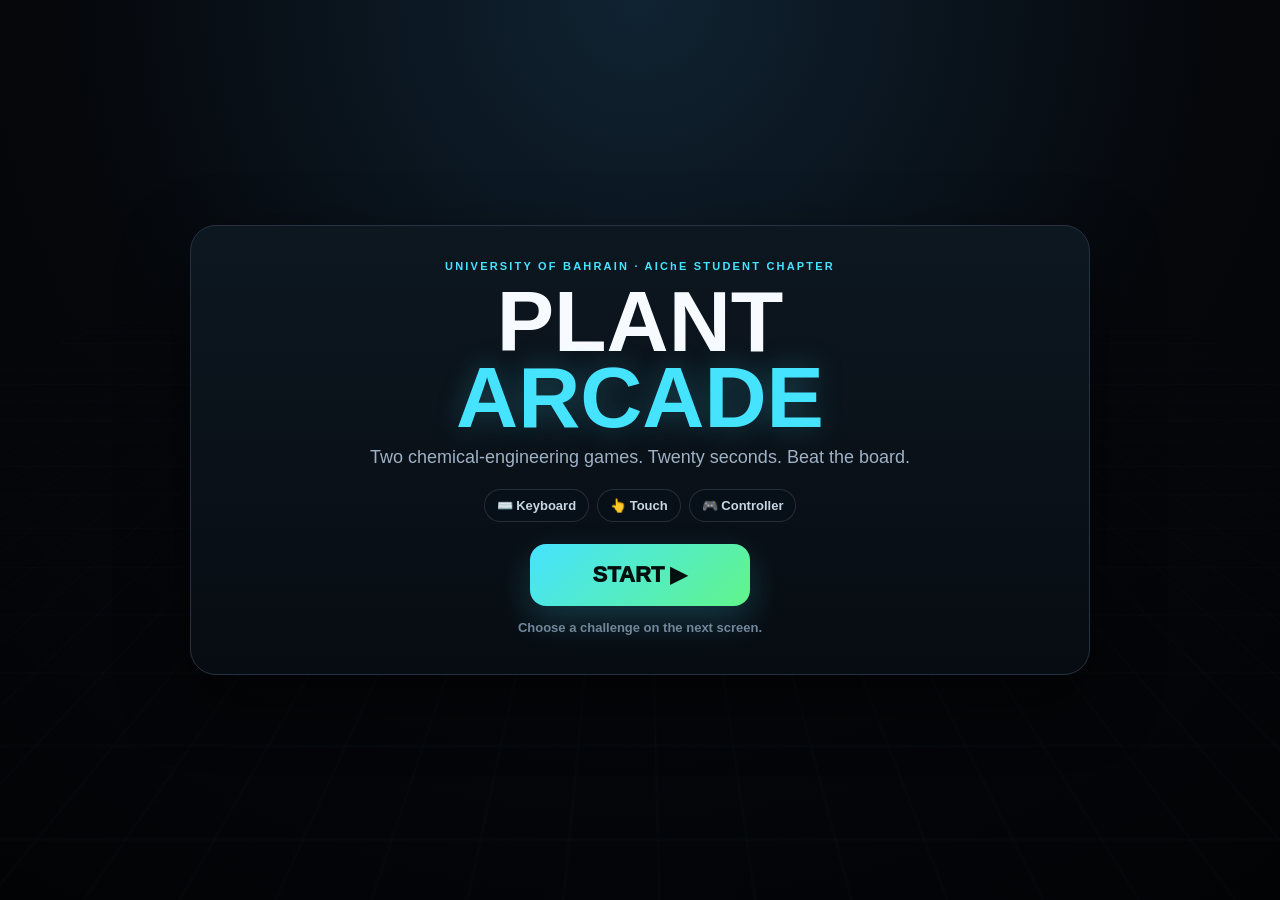
<file: index.html>
<!DOCTYPE html>
<html lang="en">
<head>
  <meta charset="UTF-8">
  <meta name="viewport" content="width=device-width, initial-scale=1, viewport-fit=cover">
  <meta name="theme-color" content="#05070b">
  <title>AIChE Plant Arcade</title>
  <link rel="stylesheet" href="css/styles.css">
</head>
<body class="start-page">
  <main class="start-shell">
    <div class="start-grid" aria-hidden="true"></div>
    <section class="hero start-hero">
      <div class="small">UNIVERSITY OF BAHRAIN · AIChE STUDENT CHAPTER</div>
      <h1>PLANT<br><span>ARCADE</span></h1>
      <p id="startTagline">Two chemical-engineering games. Twenty seconds. Beat the board.</p>
      <div class="control-badges" aria-label="Supported controls">
        <span>⌨️ Keyboard</span><span>👆 Touch</span><span>🎮 Controller</span>
      </div>
      <button id="startBtn" class="bigbtn start-button" type="button">START ▶</button>
      <div class="start-hint" id="startHint">Choose a challenge on the next screen.</div>
    </section>
  </main>
  <script src="js/start.js" defer></script>
</body>
</html>
</file>
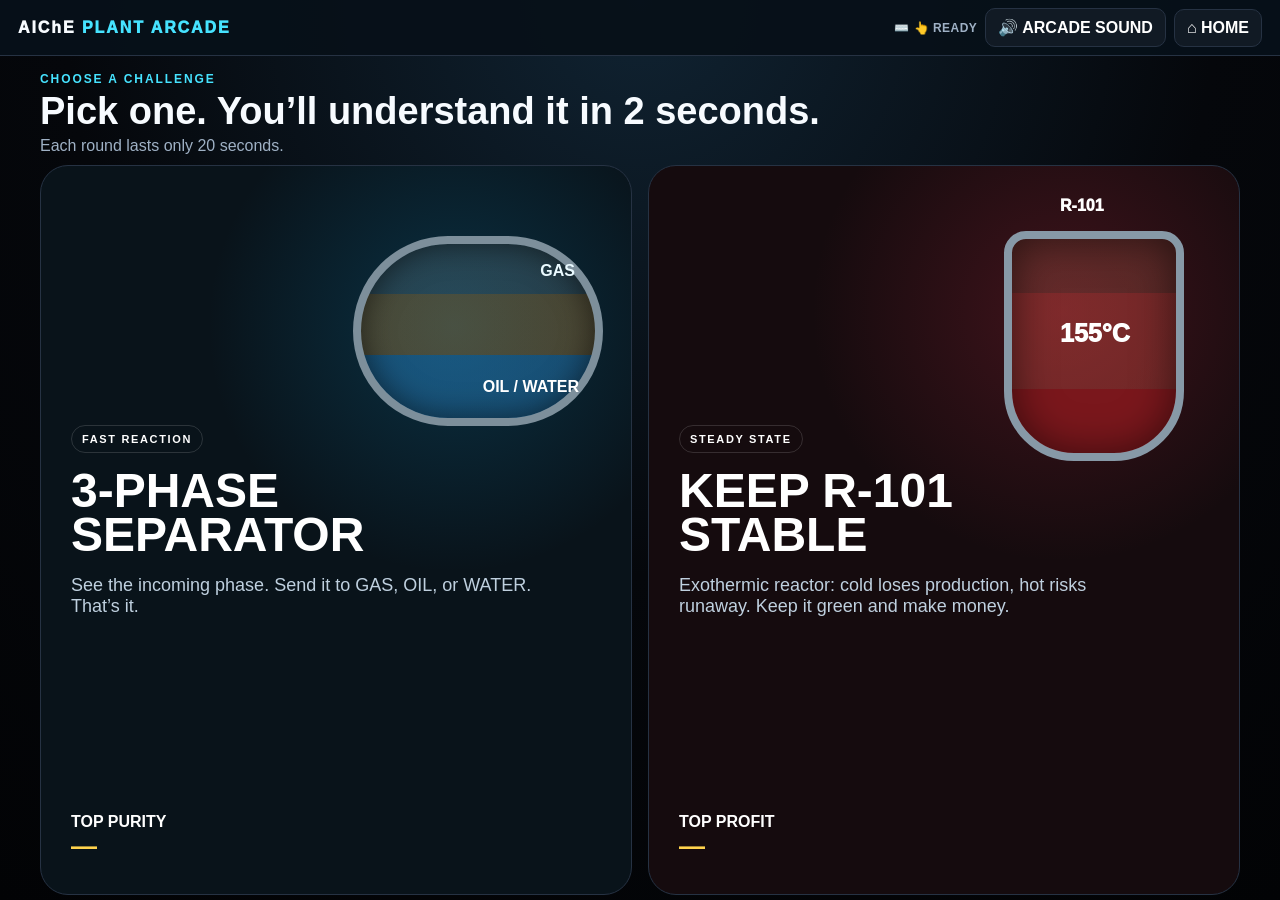
<file: game.html>
<!DOCTYPE html>
<html lang="en">
<head>
  <meta charset="UTF-8">
  <meta name="viewport" content="width=device-width, initial-scale=1, viewport-fit=cover">
  <meta name="theme-color" content="#05070b">
  <title>AIChE Plant Arcade — Games</title>
  <link rel="stylesheet" href="css/styles.css">
</head>
<body class="game-page">
  <header class="top">
    <div class="brand">AIChE <span>PLANT ARCADE</span></div>
    <div class="top-actions">
      <span id="controlStatus" class="control-status">⌨️ 👆 READY</span>
      <button id="soundBtn" type="button">🔊 ARCADE SOUND</button>
      <a class="top-button" href="index.html">⌂ HOME</a>
    </div>
  </header>
  <main>
    <section id="choose" class="screen active"><div class="head"><div style="color:var(--cyan);font-weight:900;letter-spacing:.16em;font-size:12px">CHOOSE A CHALLENGE</div><h2>Pick one. You’ll understand it in 2 seconds.</h2><p>Each round lasts only 20 seconds.</p></div><div class="games">
<button class="gamepick sep" id="pickSep"><span class="tag">FAST REACTION</span><div class="sep-art"></div><h3>3-PHASE<br>SEPARATOR</h3><p>See the incoming phase. Send it to GAS, OIL, or WATER. That’s it.</p><div class="card-score">TOP PURITY<br><b id="sepBest">—</b></div></button>
<button class="gamepick reac" id="pickReact"><span class="tag">STEADY STATE</span><div class="react-art"></div><h3>KEEP R-101<br>STABLE</h3><p>Exothermic reactor: cold loses production, hot risks runaway. Keep it green and make money.</p><div class="card-score">TOP PROFIT<br><b id="reactBest">—</b></div></button>
</div></section>
    <section id="sepGame" class="screen"><div class="gamewrap"><div class="gamebar"><div class="titlegroup"><h2>3-Phase Separator Rush</h2><div>Route the incoming phase to the matching outlet.</div></div><div class="timer"><span id="sepTime">20</span>s</div></div><div class="playarea"><div id="sepField"><div class="sep-sky"></div><div class="sepHud"><div class="pill">PURITY <span id="purity">100</span>%</div><div class="pill">COMBO ×<span id="combo">0</span></div></div><div class="sep-vessel"><div class="phaseLabel lg">GAS</div><div class="phaseLabel lo">OIL</div><div class="phaseLabel lw">WATER</div></div><div id="slug" class="slug gas">GAS</div><div id="sepFlash" class="flashmsg"></div><div class="routebar"><button class="route g" data-phase="gas">💨 GAS<small>1 / ←</small></button><button class="route o" data-phase="oil">🟠 OIL<small>2 / ↓</small></button><button class="route w" data-phase="water">💧 WATER<small>3 / →</small></button></div><div id="sepOverlay" class="startoverlay"><div><h3>💨 GAS → GAS</h3><div class="rule">Just <b>match the phase.</b></div><button class="bigbtn" id="sepGo">GO!</button></div></div></div></div></div></section>
    <section id="reactGame" class="screen"><div class="gamewrap"><div class="gamebar"><div class="titlegroup"><h2>Keep R-101 Stable</h2><div>GREEN = best reaction rate + profit. COLD = low flow. HOT = runaway risk.</div></div><div class="timer"><span id="reactTime">20</span>s</div></div><div class="playarea"><div id="reactField"><div class="weather" id="weather"><span>🌤️ BAHRAIN</span><strong id="ambient">30°C</strong><span id="weatherText">Normal conditions</span></div><div class="sun" id="sun">🌤️</div><div class="plantline"><div class="feedpipe"></div><div class="outpipe"></div><div class="tank"></div><div class="coolpipe"></div></div><div class="metrics"><div class="metric"><small>FEED FLOW</small><b><span id="feed">100</span> kmol/h</b></div><div class="metric"><small>PRODUCT FLOW</small><b><span id="prod">94</span> kmol/h</b></div><div class="metric"><small>REACTOR TEMP</small><b><span id="temp">155</span>°C</b></div><div class="metric"><small>PRESSURE</small><b><span id="pressure">5.0</span> bar</b></div><div class="metric"><small>COOLING VALVE</small><b><span id="cool">50</span>%</b></div><div class="metric"><small>PROFIT</small><b class="profit">$<span id="profit">0</span></b></div></div><div id="reactStatus" class="reactStatus good">⚡ BEST REACTION ZONE</div><div class="gauge"><div class="scale"><div class="target"></div><div class="needle" id="needle"></div></div></div><div class="reactControls"><button id="lessCool" class="coolless">🔥 LESS COOLING<br><small>← / A</small></button><button id="moreCool" class="coolmore">❄️ MORE COOLING<br><small>→ / D</small></button></div><div id="blowdown" class="dangerOverlay"><div><div class="steam">💨💨💨</div><h3>BLOWDOWN!</h3><p>R-101 emergency shutdown activated</p></div></div><div id="reactOverlay" class="startoverlay"><div><h3>KEEP THE NEEDLE IN GREEN</h3><div class="rule"><b>EXOTHERMIC REACTOR:</b> keep it GREEN.<br>Cold = slow reaction + less money. Hot = runaway risk.</div><button class="bigbtn" id="reactGo">GO!</button></div></div></div></div></div></section>
    <section id="result" class="screen"><div class="results"><div style="color:var(--cyan);font-weight:900;letter-spacing:.15em">ROUND COMPLETE</div><h2 id="resultTitle">Result</h2><div class="scorebig" id="resultScore">0</div><p id="resultDetail"></p><div class="formrow"><input id="playerName" maxlength="18" placeholder="Your name"/><select id="playerMajor"><option value="">Choose your major</option><option>Chemical Engineering</option><option>Mechanical Engineering</option><option>Electrical Engineering</option><option>Electronics Engineering</option><option>Computer Engineering</option><option>Civil Engineering</option><option>Architecture</option><option>Other Engineering</option></select></div><div class="actions"><button id="saveScore" class="bigbtn">ADD TO LEADERBOARD</button><button id="playAgain" class="secondary">PLAY AGAIN</button><button id="backGames" class="secondary">CHOOSE GAME</button></div><div id="saveMsg" style="margin-top:12px;color:var(--green);font-weight:900"></div></div><div class="board"><h3 id="boardTitle">Leaderboard</h3><div class="rows" id="boardRows"></div></div></section>
  </main>
  <script src="js/game.js" defer></script>
</body>
</html>
</file>
<file: css/styles.css>
:root {
  --bg:#05070b; --panel:#0d131b; --line:#263243; --text:#f7fbff; --muted:#9fb1c5;
  --cyan:#46e3ff; --green:#61f58a; --yellow:#ffd34d; --red:#ff4e64;
  --oil:#f4a941; --water:#35a9ff; --gas:#eafaff;
}
* { box-sizing:border-box; }
html, body { margin:0; width:100%; min-height:100%; }
body {
  background:radial-gradient(circle at top,#102332 0,#05070b 52%,#020305 100%);
  color:var(--text); font-family:Inter,Segoe UI,Arial,sans-serif;
  -webkit-tap-highlight-color:transparent;
}
button,input,select { font:inherit; }
button, a { touch-action:manipulation; }
button { -webkit-user-select:none; user-select:none; }
.hidden { display:none!important; }

/* ---------- Start page ---------- */
.start-page { overflow:hidden; min-height:100svh; }
.start-shell { position:relative; min-height:100svh; display:grid; place-items:center; padding:24px; overflow:hidden; }
.start-grid {
  position:absolute; inset:-15%; opacity:.35; pointer-events:none;
  background-image:linear-gradient(#46e3ff0a 1px,transparent 1px),linear-gradient(90deg,#46e3ff0a 1px,transparent 1px);
  background-size:42px 42px; transform:perspective(500px) rotateX(55deg) translateY(20%);
  animation:gridDrift 12s linear infinite;
}
@keyframes gridDrift { to { background-position:0 84px,84px 0; } }
.hero {
  max-width:900px; width:100%; text-align:center; padding:34px 30px; border:1px solid var(--line);
  border-radius:26px; background:linear-gradient(180deg,#0d1720,#070c12); box-shadow:0 24px 65px #0008;
}
.start-hero { position:relative; z-index:1; }
.hero .small { letter-spacing:.2em; color:var(--cyan); font-weight:900; font-size:11px; }
.hero h1 { font-size:clamp(48px,9vw,86px); line-height:.88; margin:12px 0; }
.hero h1 span { color:var(--cyan); text-shadow:0 0 28px #46e3ff40; }
.hero p { color:var(--muted); font-size:18px; margin:0 auto 18px; max-width:650px; min-height:24px; }
.bigbtn {
  border:0; border-radius:16px; padding:18px 32px; font-weight:1000; font-size:22px;
  background:linear-gradient(135deg,var(--cyan),var(--green)); color:#04100e;
  box-shadow:0 14px 35px #46e3ff33; cursor:pointer;
}
.bigbtn:hover { transform:translateY(-2px); }
.bigbtn:active { transform:translateY(1px) scale(.985); }
.control-badges { display:flex; justify-content:center; flex-wrap:wrap; gap:8px; margin:6px 0 22px; }
.control-badges span { border:1px solid #ffffff20; background:#071019; border-radius:999px; padding:8px 12px; color:#c7d6e2; font-size:13px; font-weight:800; }
.start-button { min-width:220px; }
.start-hint { margin-top:14px; min-height:20px; color:#73879b; font-size:13px; font-weight:700; }
.start-page.leaving .start-hero { animation:launch .22s ease forwards; }
@keyframes launch { to { opacity:0; transform:scale(.97); } }

/* ---------- Top bar and screens ---------- */
.game-page { height:100svh; overflow:hidden; }
.top { height:56px; display:flex; align-items:center; justify-content:space-between; padding:0 18px; border-bottom:1px solid var(--line); background:#071019f2; position:relative; z-index:20; }
.brand { font-weight:1000; letter-spacing:.12em; white-space:nowrap; }
.brand span { color:var(--cyan); }
.top-actions { display:flex; align-items:center; gap:8px; }
.top button,.top-button { background:#111a24; border:1px solid var(--line); color:white; padding:9px 12px; border-radius:10px; font-weight:800; text-decoration:none; }
.control-status { color:var(--muted); font-size:12px; font-weight:900; letter-spacing:.04em; }
.screen { display:none; height:calc(100svh - 56px); min-height:0; padding:16px 20px; overflow:hidden; }
.screen.active { display:block; }
.center { display:grid!important; place-items:center; }

/* ---------- Game chooser ---------- */
.head { max-width:1200px; margin:0 auto 10px; }
.head h2 { font-size:38px; margin:4px 0; }
.head p { color:var(--muted); margin:0; }
.games { max-width:1200px; margin:auto; display:grid; grid-template-columns:1fr 1fr; gap:16px; height:calc(100% - 82px); }
.gamepick { min-height:0; height:100%; border:1px solid var(--line); border-radius:28px; background:#0a1119; position:relative; overflow:hidden; cursor:pointer; text-align:left; color:white; padding:30px; transition:transform .16s,border-color .16s; }
.gamepick:hover { border-color:#ffffff55; transform:translateY(-3px); }
.gamepick:active { transform:scale(.992); }
.gamepick.sep { background:radial-gradient(circle at 70% 22%,#0c6c9555,transparent 35%),#09131a; }
.gamepick.reac { background:radial-gradient(circle at 70% 20%,#94233555,transparent 35%),#150b0e; }
.tag { display:inline-block; border:1px solid #ffffff24; border-radius:999px; padding:7px 10px; font-size:11px; letter-spacing:.15em; font-weight:900; }
.gamepick h3 { font-size:48px; line-height:.92; margin:16px 0; }
.gamepick p { max-width:470px; color:#bfd0df; font-size:18px; }
.card-score { position:absolute; left:30px; bottom:32px; font-weight:900; color:white; }
.card-score b { font-size:26px; color:var(--yellow); }
.sep-art { position:absolute; right:28px; top:70px; width:250px; height:190px; border:8px solid #7d8f9b; border-radius:100px; background:linear-gradient(#dff9ff22 0 29%,#f4a94144 29% 64%,#35a9ff55 64%); box-shadow:inset 0 0 30px #0008; }
.sep-art:before { content:'GAS'; position:absolute; right:20px; top:18px; color:var(--gas); font-weight:900; }
.sep-art:after { content:'OIL  /  WATER'; position:absolute; right:16px; bottom:22px; color:#fff; font-weight:900; }
.react-art { position:absolute; right:55px; top:65px; width:180px; height:230px; border:8px solid #8799a7; border-radius:22px 22px 70px 70px; background:linear-gradient(#ff876833 0 25%,#ff594d55 25% 70%,#7a171c 70%); box-shadow:inset 0 0 40px #0008; }
.react-art:before { content:'R-101'; position:absolute; top:-42px; left:48px; font-weight:1000; }
.react-art:after { content:'155°C'; position:absolute; top:80px; left:48px; font-size:25px; font-weight:1000; color:#fff; }

/* ---------- Shared game layout ---------- */
.gamewrap { max-width:1200px; margin:auto; height:100%; display:flex; flex-direction:column; }
.gamebar { display:flex; justify-content:space-between; align-items:center; gap:12px; margin-bottom:14px; }
.titlegroup h2 { margin:0; font-size:32px; }
.titlegroup div { color:var(--muted); }
.timer { font-size:42px; font-weight:1000; color:var(--yellow); min-width:90px; text-align:right; }
.playarea { border:1px solid var(--line); border-radius:24px; background:#081019; min-height:0; overflow:hidden; position:relative; flex:1; contain:layout paint; }
.startoverlay { position:absolute; inset:0; z-index:9; display:grid; place-items:center; background:#050a0ff2; text-align:center; padding:25px; }
.startoverlay h3 { font-size:42px; margin:0 0 10px; }
.startoverlay .rule { font-size:24px; color:white; margin-bottom:20px; }
.startoverlay .rule b { color:var(--yellow); }

/* ---------- Separator ---------- */
#sepField { height:100%; min-height:0; position:relative; background:linear-gradient(#0b1a27 0 54%,#121418 54%); overflow:hidden; }
.sep-sky { position:absolute; inset:0; background-image:linear-gradient(#ffffff08 1px,transparent 1px),linear-gradient(90deg,#ffffff08 1px,transparent 1px); background-size:34px 34px; }
.sep-vessel { position:absolute; left:9%; right:9%; top:100px; height:240px; border:9px solid #758896; border-radius:120px; background:linear-gradient(to bottom,#eafaff16 0 28%,#f4a9413d 28% 64%,#35a9ff48 64%); box-shadow:inset 0 0 60px #0008; }
.phaseLabel { position:absolute; font-weight:1000; font-size:20px; letter-spacing:.1em; }
.lg { right:50px; top:32px; color:var(--gas); } .lo { right:50px; top:106px; color:var(--oil); } .lw { right:50px; bottom:28px; color:var(--water); }
.slug { position:absolute; left:0; top:180px; width:92px; height:92px; border-radius:50%; display:grid; place-items:center; font-size:18px; font-weight:1000; border:5px solid #fff8; box-shadow:0 0 28px #fff3; z-index:5; will-change:transform; transform:translate3d(-120px,0,0); }
.slug.gas { background:#dff9ff; color:#0b1b25; } .slug.oil { background:#f4a941; color:#281402; } .slug.water { background:#35a9ff; color:white; }
.routebar { position:absolute; left:0; right:0; bottom:0; height:150px; background:#060b10; border-top:1px solid var(--line); display:grid; grid-template-columns:repeat(3,1fr); gap:12px; padding:16px; z-index:6; }
.route { border:2px solid var(--line); border-radius:18px; background:#101923; color:white; font-size:28px; font-weight:1000; cursor:pointer; min-height:72px; }
.route small { display:block; font-size:13px; color:#b7c7d3; margin-top:4px; }
.route.g { border-color:#b7f1ff77; } .route.o { border-color:#f4a94199; } .route.w { border-color:#35a9ff99; }
.route:active,.route.hit { transform:scale(.98); filter:brightness(1.25); }
.sepHud { position:absolute; left:22px; top:20px; display:flex; gap:14px; z-index:7; }
.pill { background:#050a0fdd; border:1px solid var(--line); border-radius:999px; padding:9px 14px; font-weight:900; }
.flashmsg { position:absolute; inset:0; display:grid; place-items:center; pointer-events:none; font-weight:1000; font-size:52px; text-shadow:0 5px 20px #000; opacity:0; z-index:8; }
.flashmsg.show { animation:pop .55s ease; }
.correct { color:var(--green); } .wrong { color:var(--red); }
@keyframes pop { 0%{opacity:0;transform:scale(.7)} 20%{opacity:1;transform:scale(1.08)} 80%{opacity:1} 100%{opacity:0;transform:scale(1)} }

/* ---------- Reactor ---------- */
#reactField { height:100%; min-height:0; position:relative; background:linear-gradient(#101720 0 52%,#15100d 52%); transition:background .4s; overflow:hidden; }
.weather { position:absolute; left:20px; top:18px; border:1px solid var(--line); background:#071018e8; border-radius:16px; padding:12px 16px; font-weight:1000; z-index:4; }
.weather strong { font-size:26px; display:block; }
.sun { position:absolute; right:60px; top:45px; font-size:80px; transition:transform .35s; }
.plantline { position:absolute; left:8%; right:8%; top:145px; height:280px; }
.tank { position:absolute; left:50%; transform:translateX(-50%); width:200px; height:250px; border:9px solid #8194a3; border-radius:24px 24px 85px 85px; background:linear-gradient(#ff826d33 0 22%,#f94c4c55 22% 74%,#5f0a12 74%); box-shadow:inset 0 0 45px #0008; }
.tank:before { content:'R-101'; position:absolute; top:-42px; left:61px; font-weight:1000; font-size:24px; }
.feedpipe,.outpipe { position:absolute; top:88px; height:18px; background:#718595; }
.feedpipe { left:0; width:calc(50% - 100px); } .outpipe { right:0; width:calc(50% - 100px); }
.coolpipe { position:absolute; left:calc(50% - 145px); top:200px; width:290px; height:20px; border:6px solid #35a9ff; border-radius:20px; }
.gauge { position:absolute; right:28px; top:160px; width:220px; }
.gauge .scale { height:300px; border-radius:20px; background:linear-gradient(to top,#ff4e64 0 17%,#ffd34d 17% 30%,#61f58a 30% 70%,#ffd34d 70% 83%,#ff4e64 83%); position:relative; border:4px solid #fff2; }
.needle { position:absolute; left:-15px; right:-15px; height:6px; background:white; box-shadow:0 0 10px #fff; top:50%; transition:top .12s linear; }
.target { position:absolute; left:-10px; right:-10px; top:44%; height:12%; border:3px dashed white; border-radius:10px; }
.metrics { position:absolute; left:22px; top:100px; width:230px; display:grid; gap:8px; }
.metric { border:1px solid var(--line); background:#071018dd; border-radius:12px; padding:10px 12px; }
.metric small { color:var(--muted); display:block; font-weight:800; }
.metric b { font-size:24px; }
.profit { color:var(--green); }
.reactStatus { position:absolute; left:50%; top:76px; transform:translateX(-50%); z-index:6; border:2px solid var(--line); border-radius:999px; padding:9px 18px; background:#071018e8; font-weight:1000; letter-spacing:.08em; transition:.2s; white-space:nowrap; }
.reactStatus.cold { color:#7fd7ff; border-color:#35a9ff; } .reactStatus.good { color:var(--green); border-color:var(--green); } .reactStatus.hot { color:var(--yellow); border-color:var(--yellow); }
.reactStatus.danger { color:var(--red); border-color:var(--red); animation:pulseStatus .35s infinite alternate; }
@keyframes pulseStatus { to { transform:translateX(-50%) scale(1.05); } }
.reactControls { position:absolute; left:50%; bottom:18px; transform:translateX(-50%); display:flex; gap:14px; z-index:7; }
.reactControls button { min-width:190px; min-height:76px; border-radius:18px; padding:14px 20px; font-size:22px; font-weight:1000; border:2px solid var(--line); cursor:pointer; touch-action:none; }
.reactControls button.pressed { transform:scale(.97); filter:brightness(1.18); }
.coolmore { background:#10374d; color:#d8f5ff; border-color:#35a9ff!important; } .coolless { background:#442011; color:#ffe5c7; border-color:#ff9d45!important; }
.dangerOverlay { position:absolute; inset:0; background:#890b18ee; display:none; place-items:center; z-index:10; text-align:center; animation:alarm .25s infinite alternate; }
.dangerOverlay.show { display:grid; }
.dangerOverlay h3 { font-size:64px; margin:0; } .dangerOverlay p { font-size:24px; font-weight:900; } .steam { font-size:90px; }
@keyframes alarm { from{background:#760612ee} to{background:#c51622f2} }

/* ---------- Results ---------- */
#result.active { display:grid; grid-template-columns:minmax(0,1.05fr) minmax(340px,.95fr); gap:16px; align-items:center; max-width:1200px; margin:0 auto; }
.results { width:100%; margin:0; border:1px solid var(--line); background:#0a1118; border-radius:24px; padding:22px 26px; text-align:center; }
.results h2 { font-size:34px; margin:0 0 4px; }
.scorebig { font-size:56px; font-weight:1000; color:var(--yellow); margin:5px 0; }
.results p { color:var(--muted); font-size:16px; margin:6px 0 10px; }
.formrow { display:grid; grid-template-columns:.8fr 1.2fr; gap:10px; margin:12px 0; }
.formrow input,.formrow select { width:100%; padding:13px; border-radius:12px; border:1px solid var(--line); background:#0f1923; color:white; font-size:17px; }
.actions { display:flex; justify-content:center; gap:8px; flex-wrap:wrap; }
.actions .bigbtn { padding:13px 18px; font-size:17px; }
.secondary { background:#121c26; border:1px solid var(--line); color:white; border-radius:12px; padding:12px 15px; font-weight:900; cursor:pointer; }
.board { width:100%; margin:0; border:1px solid var(--line); background:#081018; border-radius:24px; padding:18px; }
.board h3 { font-size:24px; margin:0 0 10px; }
.rows { display:grid; gap:6px; }
.row { display:grid; grid-template-columns:48px 1fr 1fr 130px; gap:7px; align-items:center; padding:10px 12px; border:1px solid var(--line); background:#0b131b; border-radius:10px; font-size:14px; }
.row b:last-child { text-align:right; color:var(--yellow); }

/* ---------- Responsive / touch ---------- */
@media (pointer:coarse) {
  .gamepick,.route,.reactControls button,.bigbtn,.secondary,.top button,.top-button { min-height:56px; }
  .route { min-height:88px; }
  .gamepick:hover,.bigbtn:hover { transform:none; }
}
@media(max-height:760px) and (min-width:851px) {
  .top{height:50px}.screen{height:calc(100svh - 50px);padding:10px 16px}.gamebar{margin-bottom:7px}.titlegroup h2{font-size:27px}.timer{font-size:34px}
  .metrics{top:82px;gap:5px}.metric{padding:7px 10px}.metric b{font-size:20px}.gauge{top:125px}.reactControls{bottom:10px}.routebar{height:120px;padding:10px}.route{font-size:23px;min-height:64px}
  .results{padding:15px 20px}.scorebig{font-size:45px}.results h2{font-size:29px}.board{padding:12px}.row{padding:7px 9px}.board h3{font-size:20px}.formrow{margin:8px 0}.actions .bigbtn,.secondary{padding:10px 12px}
}
@media(max-width:850px) {
  .game-page { height:auto; min-height:100svh; overflow:auto; }
  .top { position:sticky; top:0; }
  .control-status { display:none; }
  .screen { height:auto; min-height:calc(100svh - 56px); overflow:visible; padding:14px; }
  .games { grid-template-columns:1fr; height:auto; }
  .gamepick { min-height:380px; height:auto; }
  .sep-art,.react-art { opacity:.55; }
  .playarea,#sepField,#reactField { height:720px; min-height:720px; }
  .routebar { grid-template-columns:repeat(3,1fr); height:140px; padding:10px; gap:8px; }
  .route { font-size:19px; padding:8px 4px; }
  .metrics { width:180px; left:14px; }
  .metric { padding:8px 9px; }
  .metric b { font-size:19px; }
  .gauge { width:130px; right:18px; }
  .reactControls button { min-width:150px; font-size:18px; }
  .formrow { grid-template-columns:1fr; }
  .row { grid-template-columns:42px 1fr 1fr 105px; }
  .scorebig { font-size:48px; }
  #result.active { display:block; max-width:none; }
  .board { margin-top:14px; }
}
@media(max-width:620px) {
  .brand span { display:none; }
  .top { padding:0 10px; }
  .top button,.top-button { padding:8px 9px; font-size:12px; }
  .head h2 { font-size:30px; }
  .gamepick h3 { font-size:40px; }
  .playarea,#sepField,#reactField { height:680px; min-height:680px; }
  .sep-vessel { left:5%; right:5%; top:115px; height:220px; }
  .slug { top:190px; width:78px; height:78px; font-size:15px; }
  .routebar { height:130px; }
  .route small { font-size:11px; }
  .weather { left:10px; top:10px; padding:8px 10px; font-size:12px; }
  .weather strong { font-size:20px; }
  .sun { right:18px; top:36px; font-size:52px; }
  .metrics { top:105px; width:145px; left:10px; gap:5px; }
  .metric { padding:6px 7px; }
  .metric b { font-size:16px; }
  .plantline { left:4%; right:4%; top:160px; }
  .tank { width:165px; height:235px; }
  .feedpipe { width:calc(50% - 82px); }.outpipe { width:calc(50% - 82px); }
  .coolpipe { left:calc(50% - 120px); width:240px; }
  .gauge { right:10px; top:190px; width:80px; }
  .gauge .scale { height:270px; }
  .reactStatus { top:78px; max-width:82%; overflow:hidden; text-overflow:ellipsis; font-size:12px; }
  .reactControls { width:calc(100% - 20px); gap:8px; bottom:12px; }
  .reactControls button { flex:1; min-width:0; padding:12px 6px; font-size:15px; }
  .startoverlay h3 { font-size:32px; }.startoverlay .rule { font-size:18px; }
  .row { grid-template-columns:34px 1fr 80px; }
  .row span { display:none; }
}
@media (prefers-reduced-motion:reduce) {
  *,*::before,*::after { animation-duration:.01ms!important; animation-iteration-count:1!important; scroll-behavior:auto!important; }
}
</file>
